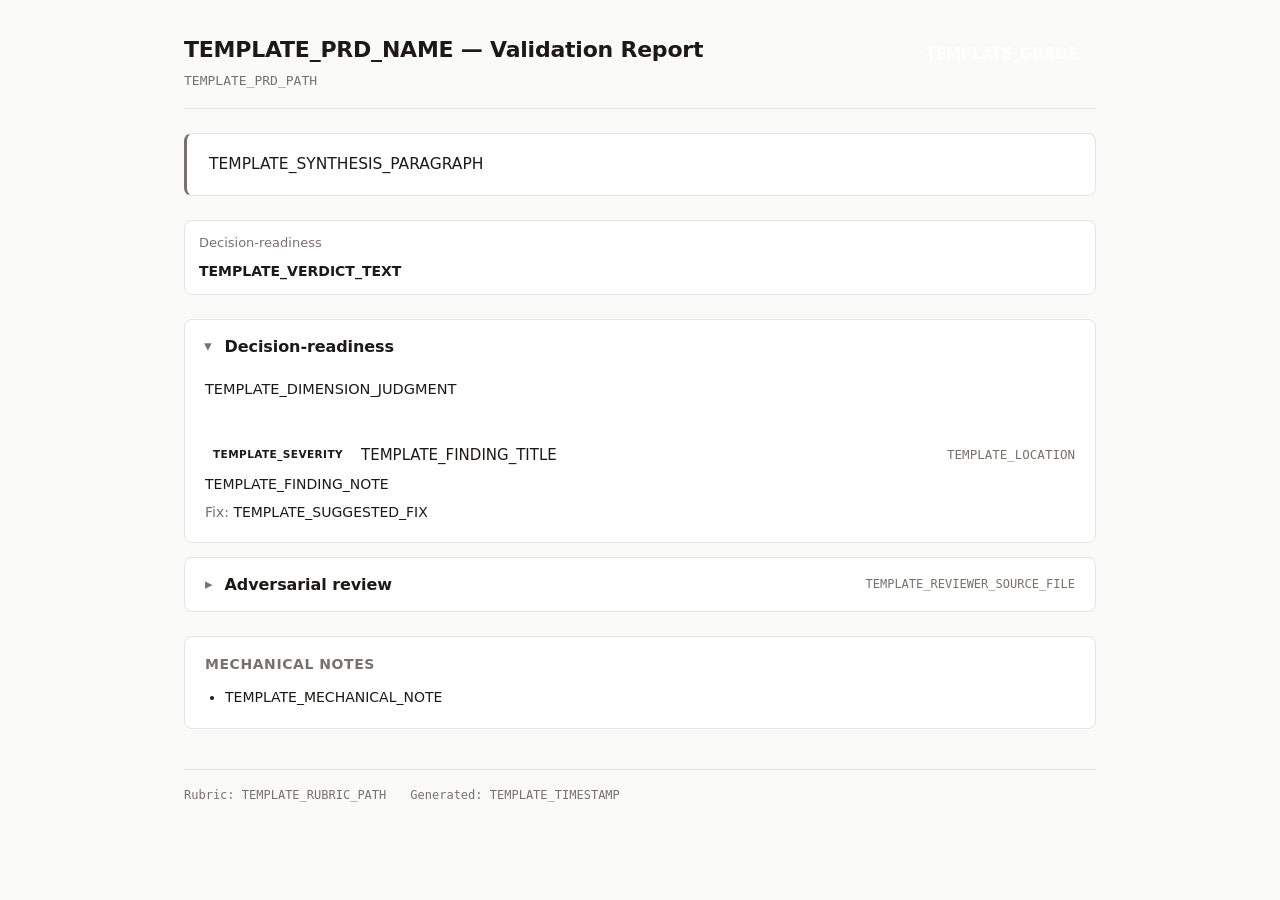
<file: .agents/skills/bmad-prd/assets/validation-report-template.html>
<!DOCTYPE html>
<!--
  PRD Validation Report — skeleton template.

  This file is a starter the synthesis pass fills in directly. There is no
  substitution engine. The LLM:
    1. Reads {doc_workspace}/review-rubric.md and every review-{slug}.md from
       additional reviewers.
    2. Copies this skeleton.
    3. Replaces the placeholder content (everything between TEMPLATE markers)
       with the consolidated review, preserving the structure and CSS.
    4. Writes the result to {doc_workspace}/validation-report.html.
    5. Writes a markdown twin to {doc_workspace}/validation-report.md.

  Visual rules the LLM must preserve:
    - The container width, the color tokens, the typography.
    - One dimension = one collapsible <section class="dimension">.
    - Verdict pill uses the verdict-* class matching its judgment.
    - Severity badge uses the sev-* class matching its level.
    - Each extra reviewer (adversarial, etc.) gets its own collapsible section
      below the rubric dimensions.
    - The footer always shows the artifact paths and timestamp.
-->
<html lang="en">
<head>
<meta charset="utf-8">
<title>PRD Validation: TEMPLATE_PRD_NAME</title>
<style>
  :root {
    --bg: #fafaf9;
    --surface: #ffffff;
    --border: #e7e5e4;
    --text: #1c1917;
    --muted: #78716c;

    --verdict-strong: #16a34a;
    --verdict-adequate: #65a30d;
    --verdict-thin: #d97706;
    --verdict-broken: #dc2626;

    --sev-low: #64748b;
    --sev-medium: #ca8a04;
    --sev-high: #ea580c;
    --sev-critical: #dc2626;

    --grade-exc: #16a34a;
    --grade-good: #65a30d;
    --grade-fair: #d97706;
    --grade-poor: #dc2626;
  }
  * { box-sizing: border-box; }
  html, body { margin: 0; padding: 0; }
  body {
    font-family: -apple-system, BlinkMacSystemFont, "Segoe UI", Inter, system-ui, sans-serif;
    background: var(--bg);
    color: var(--text);
    line-height: 1.6;
    font-size: 15px;
  }
  .container { max-width: 960px; margin: 0 auto; padding: 32px 24px 64px; }

  header.report-header {
    display: flex;
    align-items: flex-start;
    justify-content: space-between;
    gap: 24px;
    padding-bottom: 16px;
    border-bottom: 1px solid var(--border);
    margin-bottom: 24px;
  }
  .title h1 { margin: 0; font-size: 22px; font-weight: 600; letter-spacing: -0.01em; }
  .title .subtitle { color: var(--muted); font-size: 13px; margin-top: 4px; font-family: ui-monospace, "SF Mono", Menlo, monospace; }
  .grade {
    padding: 10px 18px;
    border-radius: 8px;
    font-weight: 600;
    color: white;
    font-size: 15px;
    white-space: nowrap;
  }
  .grade-excellent { background: var(--grade-exc); }
  .grade-good { background: var(--grade-good); }
  .grade-fair { background: var(--grade-fair); }
  .grade-poor { background: var(--grade-poor); }

  .synthesis {
    background: var(--surface);
    border: 1px solid var(--border);
    border-left: 3px solid var(--muted);
    border-radius: 8px;
    padding: 18px 22px;
    margin-bottom: 24px;
    font-size: 15.5px;
  }
  .synthesis p { margin: 0 0 10px; }
  .synthesis p:last-child { margin-bottom: 0; }

  .dimension-summary {
    display: grid;
    grid-template-columns: repeat(auto-fit, minmax(180px, 1fr));
    gap: 10px;
    margin-bottom: 24px;
  }
  .dim-card {
    background: var(--surface);
    border: 1px solid var(--border);
    border-radius: 8px;
    padding: 12px 14px;
  }
  .dim-card .dim-name { font-size: 13px; color: var(--muted); margin-bottom: 6px; }
  .dim-card .dim-verdict { font-size: 14px; font-weight: 600; }

  section.dimension, section.reviewer-section { margin-bottom: 14px; }
  section.dimension details, section.reviewer-section details {
    background: var(--surface);
    border: 1px solid var(--border);
    border-radius: 8px;
    overflow: hidden;
  }
  section summary {
    padding: 14px 20px;
    cursor: pointer;
    user-select: none;
    list-style: none;
    display: flex;
    align-items: center;
    gap: 12px;
  }
  section summary::-webkit-details-marker { display: none; }
  section summary::before {
    content: "▸";
    display: inline-block;
    color: var(--muted);
    transition: transform 0.15s ease;
  }
  section details[open] summary::before { transform: rotate(90deg); }
  section summary h2 {
    display: inline;
    margin: 0;
    font-size: 16px;
    font-weight: 600;
    letter-spacing: -0.005em;
    flex: 1;
  }
  .verdict-pill {
    font-size: 11px;
    padding: 3px 10px;
    border-radius: 999px;
    font-weight: 600;
    text-transform: uppercase;
    letter-spacing: 0.04em;
    color: white;
  }
  .verdict-strong { background: var(--verdict-strong); }
  .verdict-adequate { background: var(--verdict-adequate); }
  .verdict-thin { background: var(--verdict-thin); }
  .verdict-broken { background: var(--verdict-broken); }

  .dim-body { padding: 4px 20px 18px; }
  .dim-judgment { color: var(--text); font-size: 14.5px; }
  .dim-judgment p { margin: 0 0 10px; }

  .findings-list { padding: 0 20px 4px; }
  article.finding {
    padding: 14px 0;
    border-top: 1px solid var(--border);
  }
  article.finding:first-child { border-top: none; }
  article.finding header {
    display: flex;
    align-items: center;
    gap: 10px;
    flex-wrap: wrap;
    margin-bottom: 6px;
  }
  .badge {
    font-size: 10.5px;
    padding: 3px 8px;
    border-radius: 4px;
    font-weight: 600;
    text-transform: uppercase;
    letter-spacing: 0.04em;
    line-height: 1.4;
  }
  .badge-sev-low { background: rgba(100, 116, 139, 0.12); color: var(--sev-low); }
  .badge-sev-medium { background: rgba(202, 138, 4, 0.14); color: var(--sev-medium); }
  .badge-sev-high { background: rgba(234, 88, 12, 0.14); color: var(--sev-high); }
  .badge-sev-critical { background: rgba(220, 38, 38, 0.14); color: var(--sev-critical); }
  .finding-title { margin: 0; font-size: 15px; font-weight: 500; flex: 1; min-width: 200px; }
  .finding-location { font-family: ui-monospace, "SF Mono", Menlo, monospace; font-size: 12.5px; color: var(--muted); }
  .finding-note, .finding-fix { margin-top: 6px; font-size: 14px; }
  .finding-fix strong { color: var(--muted); font-weight: 500; }

  .reviewer-source {
    font-size: 12px;
    color: var(--muted);
    font-family: ui-monospace, "SF Mono", Menlo, monospace;
  }

  .mechanical {
    background: var(--surface);
    border: 1px solid var(--border);
    border-radius: 8px;
    padding: 16px 20px;
    margin-top: 24px;
    font-size: 14px;
  }
  .mechanical h3 { margin: 0 0 10px; font-size: 14px; font-weight: 600; color: var(--muted); text-transform: uppercase; letter-spacing: 0.04em; }
  .mechanical ul { margin: 0; padding-left: 20px; }
  .mechanical li { margin-bottom: 4px; color: var(--text); }

  footer.report-footer {
    margin-top: 40px;
    padding-top: 16px;
    border-top: 1px solid var(--border);
    font-size: 12px;
    color: var(--muted);
    font-family: ui-monospace, "SF Mono", Menlo, monospace;
  }
  footer .meta { display: flex; gap: 24px; flex-wrap: wrap; }
</style>
</head>
<body>
  <div class="container">

    <!-- TEMPLATE: header. Fill prd name, prd path, grade text & class. -->
    <header class="report-header">
      <div class="title">
        <h1>TEMPLATE_PRD_NAME — Validation Report</h1>
        <div class="subtitle">TEMPLATE_PRD_PATH</div>
      </div>
      <div class="grade TEMPLATE_GRADE_CLASS">TEMPLATE_GRADE</div>
    </header>

    <!-- TEMPLATE: overall synthesis paragraphs. Lift directly from
         review-rubric.md "Overall verdict" section; expand if extra reviewers
         materially shift the picture. Wrap each paragraph in <p>. -->
    <div class="synthesis">
      <p>TEMPLATE_SYNTHESIS_PARAGRAPH</p>
    </div>

    <!-- TEMPLATE: dimension summary cards. One per rubric dimension. The
         dim-verdict text uses one of: strong | adequate | thin | broken. -->
    <div class="dimension-summary">
      <div class="dim-card">
        <div class="dim-name">Decision-readiness</div>
        <div class="dim-verdict" style="color: var(--verdict-TEMPLATE_VERDICT)">TEMPLATE_VERDICT_TEXT</div>
      </div>
      <!-- repeat for each of the seven dimensions -->
    </div>

    <!-- TEMPLATE: one section per rubric dimension. Skip a dimension entirely
         if the rubric review marked it n/a for this PRD (e.g. downstream
         usability for a standalone PRD). Open the section by default if
         verdict is thin or broken. -->
    <section class="dimension">
      <details open>
        <summary>
          <h2>Decision-readiness</h2>
          <span class="verdict-pill verdict-TEMPLATE_VERDICT">TEMPLATE_VERDICT_TEXT</span>
        </summary>
        <div class="dim-body">
          <div class="dim-judgment">
            <p>TEMPLATE_DIMENSION_JUDGMENT</p>
          </div>
        </div>
        <div class="findings-list">
          <!-- TEMPLATE: zero or more findings -->
          <article class="finding">
            <header>
              <span class="badge badge-sev-TEMPLATE_SEVERITY">TEMPLATE_SEVERITY</span>
              <h3 class="finding-title">TEMPLATE_FINDING_TITLE</h3>
              <span class="finding-location">TEMPLATE_LOCATION</span>
            </header>
            <div class="finding-note">TEMPLATE_FINDING_NOTE</div>
            <div class="finding-fix"><strong>Fix:</strong> TEMPLATE_SUGGESTED_FIX</div>
          </article>
        </div>
      </details>
    </section>

    <!-- TEMPLATE: one section per extra reviewer that ran (adversarial, etc.).
         Skip this block entirely if only the rubric walker ran. -->
    <section class="reviewer-section">
      <details>
        <summary>
          <h2>Adversarial review</h2>
          <span class="reviewer-source">TEMPLATE_REVIEWER_SOURCE_FILE</span>
        </summary>
        <div class="dim-body">
          <div class="dim-judgment">
            <p>TEMPLATE_REVIEWER_PREAMBLE</p>
          </div>
        </div>
        <div class="findings-list">
          <article class="finding">
            <header>
              <span class="badge badge-sev-TEMPLATE_SEVERITY">TEMPLATE_SEVERITY</span>
              <h3 class="finding-title">TEMPLATE_FINDING_TITLE</h3>
              <span class="finding-location">TEMPLATE_LOCATION</span>
            </header>
            <div class="finding-note">TEMPLATE_FINDING_NOTE</div>
            <div class="finding-fix"><strong>Fix:</strong> TEMPLATE_SUGGESTED_FIX</div>
          </article>
        </div>
      </details>
    </section>

    <!-- TEMPLATE: mechanical notes — short, bulleted. Skip if there are none. -->
    <div class="mechanical">
      <h3>Mechanical notes</h3>
      <ul>
        <li>TEMPLATE_MECHANICAL_NOTE</li>
      </ul>
    </div>

    <footer class="report-footer">
      <div class="meta">
        <span>Rubric: TEMPLATE_RUBRIC_PATH</span>
        <span>Generated: TEMPLATE_TIMESTAMP</span>
      </div>
    </footer>
  </div>
</body>
</html>
</file>
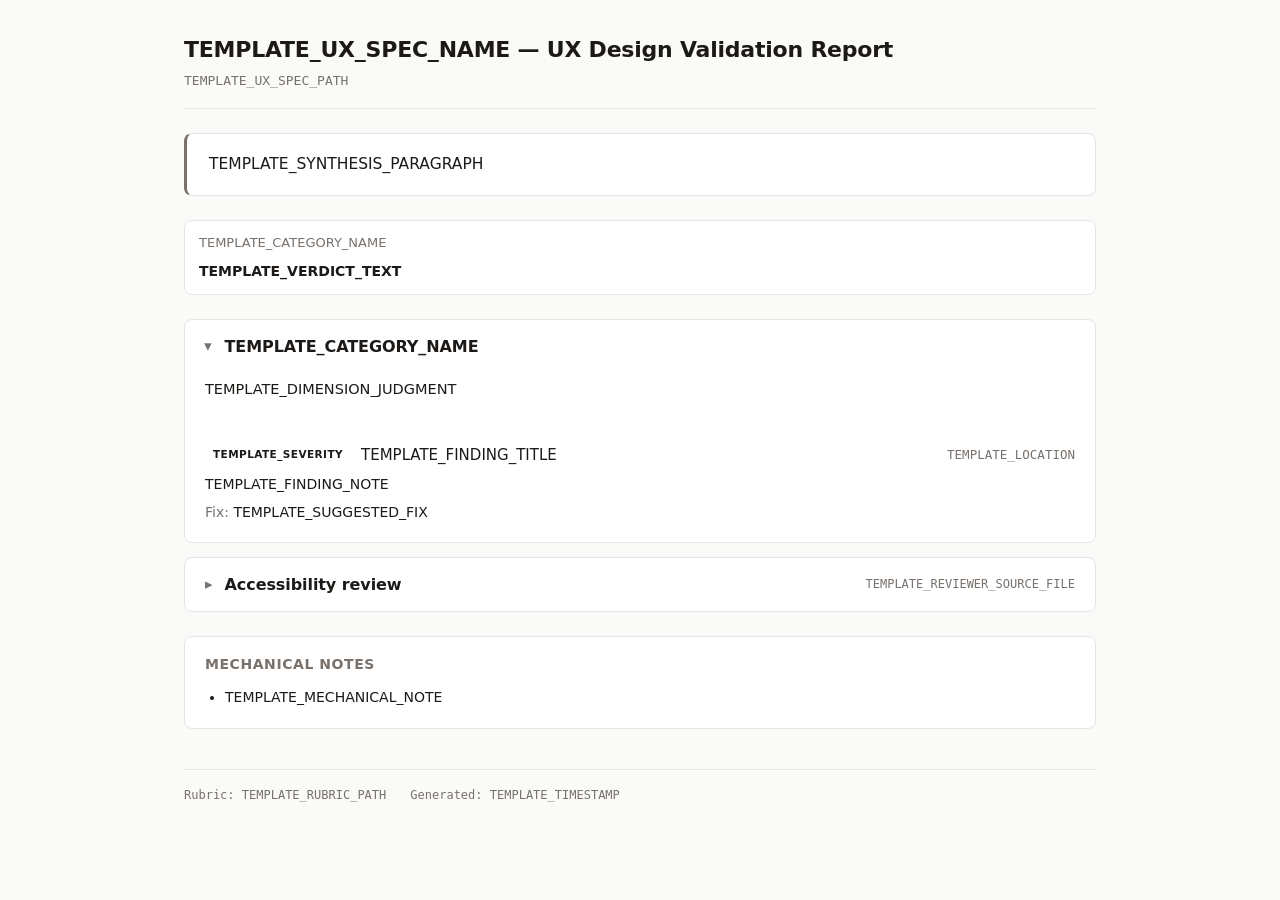
<file: .agents/skills/bmad-ux/assets/validation-report-template.html>
<!DOCTYPE html>
<!--
  UX Design Validation Report — skeleton template.

  This file is a starter the synthesis pass fills in directly. There is no
  substitution engine. The LLM:
    1. Reads {doc_workspace}/review-rubric.md and every review-{slug}.md from
       additional reviewers.
    2. Copies this skeleton.
    3. Replaces the placeholder content (everything between TEMPLATE markers)
       with the consolidated review, preserving the structure and CSS.
    4. Writes the result to {doc_workspace}/validation-report.html.
    5. Writes a markdown twin to {doc_workspace}/validation-report.md.

  Visual rules the LLM must preserve:
    - The container width, the color tokens, the typography.
    - One dimension = one collapsible <section class="dimension">.
    - Verdict pill uses the verdict-* class matching its judgment.
    - Severity badge uses the badge-sev-* class matching its level.
    - Each extra reviewer (accessibility, adversarial, etc.) gets its own
      collapsible section below the rubric dimensions.
    - The footer always shows the artifact paths and timestamp.
-->
<html lang="en">
<head>
<meta charset="utf-8">
<title>UX Design Validation: TEMPLATE_UX_SPEC_NAME</title>
<style>
  :root {
    --bg: #fafaf9;
    --surface: #ffffff;
    --border: #e7e5e4;
    --text: #1c1917;
    --muted: #78716c;

    --verdict-strong: #16a34a;
    --verdict-adequate: #65a30d;
    --verdict-thin: #d97706;
    --verdict-broken: #dc2626;

    --sev-low: #64748b;
    --sev-medium: #ca8a04;
    --sev-high: #ea580c;
    --sev-critical: #dc2626;
  }
  * { box-sizing: border-box; }
  html, body { margin: 0; padding: 0; }
  body {
    font-family: -apple-system, BlinkMacSystemFont, "Segoe UI", Inter, system-ui, sans-serif;
    background: var(--bg);
    color: var(--text);
    line-height: 1.6;
    font-size: 15px;
  }
  .container { max-width: 960px; margin: 0 auto; padding: 32px 24px 64px; }

  header.report-header {
    display: flex;
    align-items: flex-start;
    justify-content: space-between;
    gap: 24px;
    padding-bottom: 16px;
    border-bottom: 1px solid var(--border);
    margin-bottom: 24px;
  }
  .title h1 { margin: 0; font-size: 22px; font-weight: 600; letter-spacing: -0.01em; }
  .title .subtitle { color: var(--muted); font-size: 13px; margin-top: 4px; font-family: ui-monospace, "SF Mono", Menlo, monospace; }

  .synthesis {
    background: var(--surface);
    border: 1px solid var(--border);
    border-left: 3px solid var(--muted);
    border-radius: 8px;
    padding: 18px 22px;
    margin-bottom: 24px;
    font-size: 15.5px;
  }
  .synthesis p { margin: 0 0 10px; }
  .synthesis p:last-child { margin-bottom: 0; }

  .dimension-summary {
    display: grid;
    grid-template-columns: repeat(auto-fit, minmax(180px, 1fr));
    gap: 10px;
    margin-bottom: 24px;
  }
  .dim-card {
    background: var(--surface);
    border: 1px solid var(--border);
    border-radius: 8px;
    padding: 12px 14px;
  }
  .dim-card .dim-name { font-size: 13px; color: var(--muted); margin-bottom: 6px; }
  .dim-card .dim-verdict { font-size: 14px; font-weight: 600; }

  section.dimension, section.reviewer-section { margin-bottom: 14px; }
  section.dimension details, section.reviewer-section details {
    background: var(--surface);
    border: 1px solid var(--border);
    border-radius: 8px;
    overflow: hidden;
  }
  section summary {
    padding: 14px 20px;
    cursor: pointer;
    user-select: none;
    list-style: none;
    display: flex;
    align-items: center;
    gap: 12px;
  }
  section summary::-webkit-details-marker { display: none; }
  section summary::before {
    content: "▸";
    display: inline-block;
    color: var(--muted);
    transition: transform 0.15s ease;
  }
  section details[open] summary::before { transform: rotate(90deg); }
  section summary h2 {
    display: inline;
    margin: 0;
    font-size: 16px;
    font-weight: 600;
    letter-spacing: -0.005em;
    flex: 1;
  }
  .verdict-pill {
    font-size: 11px;
    padding: 3px 10px;
    border-radius: 999px;
    font-weight: 600;
    text-transform: uppercase;
    letter-spacing: 0.04em;
    color: white;
  }
  .verdict-strong { background: var(--verdict-strong); }
  .verdict-adequate { background: var(--verdict-adequate); }
  .verdict-thin { background: var(--verdict-thin); }
  .verdict-broken { background: var(--verdict-broken); }

  .dim-body { padding: 4px 20px 18px; }
  .dim-judgment { color: var(--text); font-size: 14.5px; }
  .dim-judgment p { margin: 0 0 10px; }

  .findings-list { padding: 0 20px 4px; }
  article.finding {
    padding: 14px 0;
    border-top: 1px solid var(--border);
  }
  article.finding:first-child { border-top: none; }
  article.finding header {
    display: flex;
    align-items: center;
    gap: 10px;
    flex-wrap: wrap;
    margin-bottom: 6px;
  }
  .badge {
    font-size: 10.5px;
    padding: 3px 8px;
    border-radius: 4px;
    font-weight: 600;
    text-transform: uppercase;
    letter-spacing: 0.04em;
    line-height: 1.4;
  }
  .badge-sev-low { background: rgba(100, 116, 139, 0.12); color: var(--sev-low); }
  .badge-sev-medium { background: rgba(202, 138, 4, 0.14); color: var(--sev-medium); }
  .badge-sev-high { background: rgba(234, 88, 12, 0.14); color: var(--sev-high); }
  .badge-sev-critical { background: rgba(220, 38, 38, 0.14); color: var(--sev-critical); }
  .finding-title { margin: 0; font-size: 15px; font-weight: 500; flex: 1; min-width: 200px; }
  .finding-location { font-family: ui-monospace, "SF Mono", Menlo, monospace; font-size: 12.5px; color: var(--muted); }
  .finding-note, .finding-fix { margin-top: 6px; font-size: 14px; }
  .finding-fix strong { color: var(--muted); font-weight: 500; }

  .reviewer-source {
    font-size: 12px;
    color: var(--muted);
    font-family: ui-monospace, "SF Mono", Menlo, monospace;
  }

  .mechanical {
    background: var(--surface);
    border: 1px solid var(--border);
    border-radius: 8px;
    padding: 16px 20px;
    margin-top: 24px;
    font-size: 14px;
  }
  .mechanical h3 { margin: 0 0 10px; font-size: 14px; font-weight: 600; color: var(--muted); text-transform: uppercase; letter-spacing: 0.04em; }
  .mechanical ul { margin: 0; padding-left: 20px; }
  .mechanical li { margin-bottom: 4px; color: var(--text); }

  footer.report-footer {
    margin-top: 40px;
    padding-top: 16px;
    border-top: 1px solid var(--border);
    font-size: 12px;
    color: var(--muted);
    font-family: ui-monospace, "SF Mono", Menlo, monospace;
  }
  footer .meta { display: flex; gap: 24px; flex-wrap: wrap; }
</style>
</head>
<body>
  <div class="container">

    <!-- TEMPLATE: header. Fill ux spec name and ux spec path. No overall grade —
         per-category verdicts and severity counts below carry the picture. -->
    <header class="report-header">
      <div class="title">
        <h1>TEMPLATE_UX_SPEC_NAME — UX Design Validation Report</h1>
        <div class="subtitle">TEMPLATE_UX_SPEC_PATH</div>
      </div>
    </header>

    <!-- TEMPLATE: overall synthesis paragraphs. Lift directly from
         review-rubric.md "Overall verdict" section; expand if extra reviewers
         (accessibility, adversarial, etc.) materially shift the picture.
         Wrap each paragraph in <p>. -->
    <div class="synthesis">
      <p>TEMPLATE_SYNTHESIS_PARAGRAPH</p>
    </div>

    <!-- TEMPLATE: dimension summary cards. One per rubric category, in this
         canonical order (from references/validate.md):
           1. Flow coverage
           2. Token completeness
           3. Component coverage
           4. State coverage
           5. Visual reference coverage
           6. Bloat & overspecification
           7. Inheritance discipline
           8. Shape fit
         The dim-verdict text uses one of: strong | adequate | thin | broken. -->
    <div class="dimension-summary">
      <div class="dim-card">
        <div class="dim-name">TEMPLATE_CATEGORY_NAME</div>
        <div class="dim-verdict" style="color: var(--verdict-TEMPLATE_VERDICT)">TEMPLATE_VERDICT_TEXT</div>
      </div>
      <!-- repeat for each of the eight rubric categories -->
    </div>

    <!-- TEMPLATE: one section per rubric category, same canonical order as the
         summary cards above. Skip a category entirely if the rubric review
         marked it n/a for this UX spec. Open the section by default if verdict
         is thin or broken. -->
    <section class="dimension">
      <details open>
        <summary>
          <h2>TEMPLATE_CATEGORY_NAME</h2>
          <span class="verdict-pill verdict-TEMPLATE_VERDICT">TEMPLATE_VERDICT_TEXT</span>
        </summary>
        <div class="dim-body">
          <div class="dim-judgment">
            <p>TEMPLATE_DIMENSION_JUDGMENT</p>
          </div>
        </div>
        <div class="findings-list">
          <!-- TEMPLATE: zero or more findings -->
          <article class="finding">
            <header>
              <span class="badge badge-sev-TEMPLATE_SEVERITY">TEMPLATE_SEVERITY</span>
              <h3 class="finding-title">TEMPLATE_FINDING_TITLE</h3>
              <span class="finding-location">TEMPLATE_LOCATION</span>
            </header>
            <div class="finding-note">TEMPLATE_FINDING_NOTE</div>
            <div class="finding-fix"><strong>Fix:</strong> TEMPLATE_SUGGESTED_FIX</div>
          </article>
        </div>
      </details>
    </section>

    <!-- TEMPLATE: one section per extra reviewer that ran (accessibility,
         adversarial, brand-conformance, etc.). Skip this block entirely if
         only the rubric walker ran. -->
    <section class="reviewer-section">
      <details>
        <summary>
          <h2>Accessibility review</h2>
          <span class="reviewer-source">TEMPLATE_REVIEWER_SOURCE_FILE</span>
        </summary>
        <div class="dim-body">
          <div class="dim-judgment">
            <p>TEMPLATE_REVIEWER_PREAMBLE</p>
          </div>
        </div>
        <div class="findings-list">
          <article class="finding">
            <header>
              <span class="badge badge-sev-TEMPLATE_SEVERITY">TEMPLATE_SEVERITY</span>
              <h3 class="finding-title">TEMPLATE_FINDING_TITLE</h3>
              <span class="finding-location">TEMPLATE_LOCATION</span>
            </header>
            <div class="finding-note">TEMPLATE_FINDING_NOTE</div>
            <div class="finding-fix"><strong>Fix:</strong> TEMPLATE_SUGGESTED_FIX</div>
          </article>
        </div>
      </details>
    </section>

    <!-- TEMPLATE: mechanical notes — short, bulleted. Skip if there are none. -->
    <div class="mechanical">
      <h3>Mechanical notes</h3>
      <ul>
        <li>TEMPLATE_MECHANICAL_NOTE</li>
      </ul>
    </div>

    <footer class="report-footer">
      <div class="meta">
        <span>Rubric: TEMPLATE_RUBRIC_PATH</span>
        <span>Generated: TEMPLATE_TIMESTAMP</span>
      </div>
    </footer>
  </div>
</body>
</html>
</file>
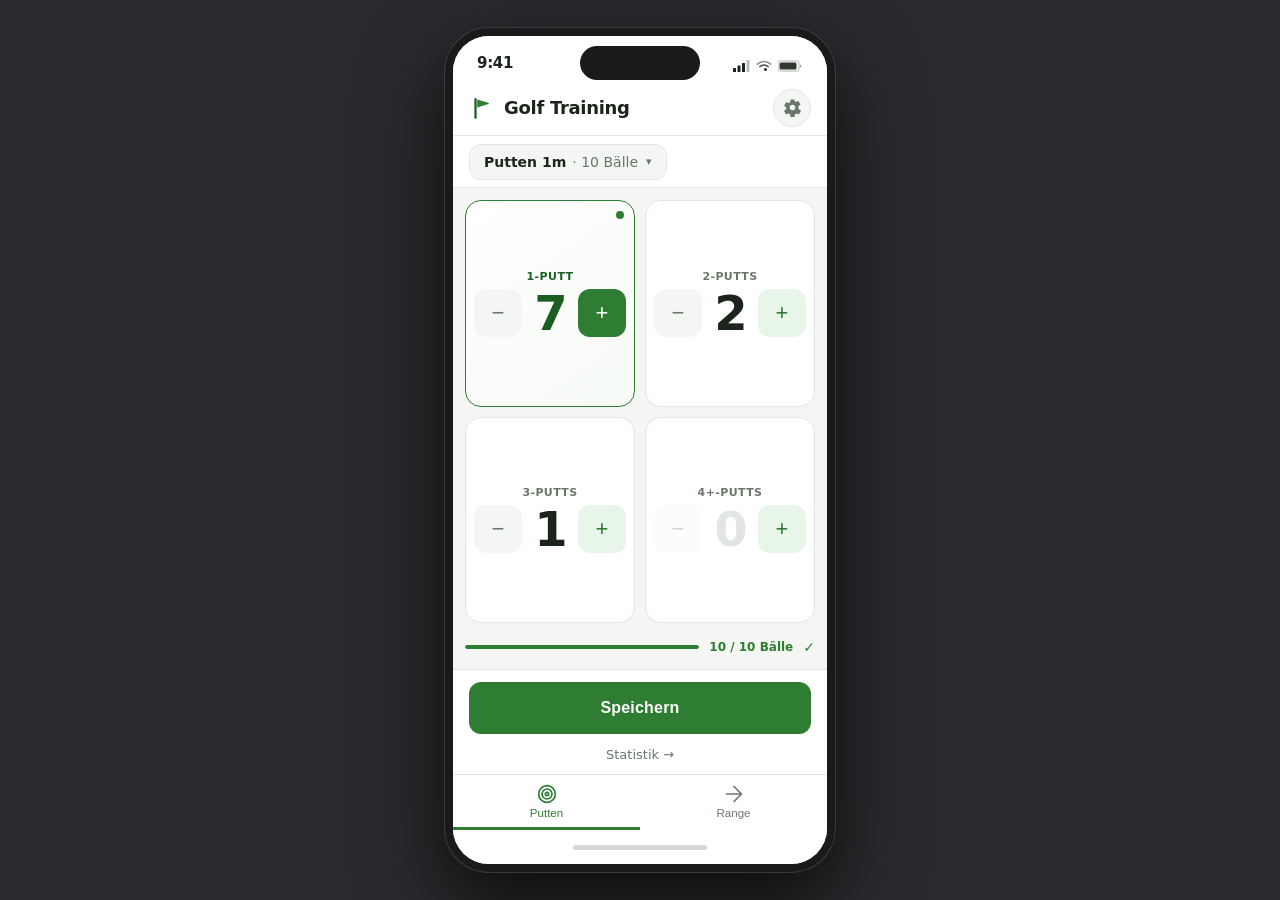
<file: _bmad-output/planning-artifacts/ux-designs/ux-worktracker-golf-training-2026-06-18/.working/mock-putten-aufnahme.html>
<!DOCTYPE html>
<html lang="de">
<head>
  <meta charset="UTF-8">
  <meta name="viewport" content="width=390, initial-scale=1.0">
  <title>Golf Training – Putten Aufnahme</title>
  <style>
    /* ── Reset & base ───────────────────────────────────────── */
    *, *::before, *::after { box-sizing: border-box; margin: 0; padding: 0; }

    :root {
      --primary:        #2e7d32;
      --primary-dark:   #1b5e20;
      --primary-light:  #e8f5e9;
      --surface:        #f4f6f4;
      --card:           #ffffff;
      --divider:        #e2e6e2;
      --text-primary:   #1c241c;
      --text-muted:     #6b766b;
      --error:          #c62828;
      --r-sm:           6px;
      --r-md:           12px;
      --r-lg:           16px;
      --r-pill:         999px;
      --touch-min:      48px;
    }

    html, body {
      min-height: 100vh;
      background: #2a2a2e;
      display: flex;
      align-items: center;
      justify-content: center;
      font-family: system-ui, -apple-system, sans-serif;
      -webkit-font-smoothing: antialiased;
    }
    .phone-frame {
      width: 390px;
      height: 844px;
      border-radius: 44px;
      border: 8px solid #1a1a1c;
      box-shadow:
        0 0 0 1px #3a3a3e,
        0 32px 80px rgba(0,0,0,0.7),
        inset 0 0 0 1px #4a4a4e;
      position: relative;
      overflow: hidden;
      background: var(--surface);
    }
    /* Dynamic Island */
    .phone-frame::before {
      content: '';
      position: absolute;
      top: 10px;
      left: 50%;
      transform: translateX(-50%);
      width: 120px;
      height: 34px;
      background: #1a1a1c;
      border-radius: 999px;
      z-index: 100;
    }
    .phone {
      width: 100%;
      height: 100%;
      display: flex;
      flex-direction: column;
      background: var(--surface);
      overflow: hidden;
    }

    /* ── iOS status bar simulation ──────────────────────────── */
    .status-bar {
      height: 44px;
      background: var(--card);
      display: flex;
      align-items: flex-end;
      justify-content: space-between;
      padding: 0 24px 8px;
      flex-shrink: 0;
    }
    .status-bar__time {
      font-size: 15px;
      font-weight: 600;
      letter-spacing: -0.3px;
      color: var(--text-primary);
    }
    .status-bar__icons {
      display: flex;
      align-items: center;
      gap: 6px;
    }
    .status-bar__icons svg {
      fill: var(--text-primary);
    }

    /* ── App header ─────────────────────────────────────────── */
    .app-header {
      height: 56px;
      background: var(--card);
      border-bottom: 1px solid var(--divider);
      display: flex;
      align-items: center;
      justify-content: space-between;
      padding: 0 16px;
      flex-shrink: 0;
    }

    .brand {
      display: flex;
      align-items: center;
      gap: 9px;
    }
    .brand__logo {
      width: 26px;
      height: 26px;
      flex-shrink: 0;
    }
    .brand__title {
      font-size: 18px;
      font-weight: 700;
      color: var(--text-primary);
      letter-spacing: -0.3px;
    }

    .settings-btn {
      width: 38px;
      height: 38px;
      border-radius: 50%;
      background: var(--surface);
      border: 1px solid var(--divider);
      color: var(--text-muted);
      display: flex;
      align-items: center;
      justify-content: center;
      cursor: pointer;
      padding: 0;
      outline: none;
      flex-shrink: 0;
    }
    .settings-btn svg {
      width: 19px;
      height: 19px;
      fill: var(--text-muted);
    }

    /* ── Picker strip ───────────────────────────────────────── */
    .picker-strip {
      height: 52px;
      background: var(--card);
      border-bottom: 1px solid var(--divider);
      display: flex;
      align-items: center;
      padding: 0 16px;
      flex-shrink: 0;
    }

    .exercise-chip {
      display: inline-flex;
      align-items: center;
      gap: 6px;
      background: var(--surface);
      border: 1.5px solid var(--divider);
      border-radius: var(--r-md);
      padding: 0 14px;
      height: 36px;
      font-size: 14px;
      font-weight: 600;
      color: var(--text-primary);
      cursor: pointer;
    }
    .exercise-chip__label {
      color: var(--text-muted);
      font-weight: 400;
    }
    .exercise-chip__caret {
      font-size: 11px;
      color: var(--text-muted);
      margin-left: 2px;
    }

    /* ── Recording area ─────────────────────────────────────── */
    .recording-area {
      flex: 1;
      display: flex;
      flex-direction: column;
      padding: 12px 12px 8px;
      gap: 10px;
      min-height: 0;
    }

    .counter-grid {
      display: grid;
      grid-template-columns: 1fr 1fr;
      grid-template-rows: 1fr 1fr;
      gap: 10px;
      flex: 1;
      min-height: 0;
    }

    /* ── Counter cell ───────────────────────────────────────── */
    .counter-cell {
      background: var(--card);
      border-radius: var(--r-lg);
      border: 1.5px solid var(--divider);
      display: flex;
      flex-direction: column;
      align-items: center;
      justify-content: center;
      padding: 12px 8px;
      position: relative;
      min-height: 120px;
      transition: border-color 0.15s;
    }

    .counter-cell--active {
      border-color: var(--primary);
      background: linear-gradient(145deg, #ffffff 0%, #f6faf6 100%);
    }

    .counter-cell__label {
      font-size: 11px;
      font-weight: 600;
      color: var(--text-muted);
      letter-spacing: 0.4px;
      text-transform: uppercase;
      margin-bottom: 6px;
    }

    .counter-cell--active .counter-cell__label {
      color: var(--primary-dark);
    }

    .counter-cell__controls {
      display: flex;
      align-items: center;
      justify-content: center;
      gap: 0;
      width: 100%;
    }

    .counter-btn {
      width: 48px;
      height: 48px;
      border-radius: var(--r-md);
      border: none;
      background: var(--surface);
      color: var(--text-primary);
      font-size: 22px;
      font-weight: 300;
      cursor: pointer;
      display: flex;
      align-items: center;
      justify-content: center;
      flex-shrink: 0;
      transition: background 0.1s, transform 0.08s;
      -webkit-tap-highlight-color: transparent;
    }

    .counter-btn:active {
      background: var(--divider);
      transform: scale(0.94);
    }

    .counter-btn--minus {
      color: var(--text-muted);
    }

    .counter-btn--plus {
      color: var(--primary);
      background: var(--primary-light);
    }

    .counter-btn--plus:active {
      background: #c8e6c9;
    }

    .counter-cell--active .counter-btn--plus {
      background: var(--primary);
      color: #fff;
    }

    .counter-cell--active .counter-btn--plus:active {
      background: var(--primary-dark);
    }

    .counter-cell__value {
      font-size: 3rem;
      font-weight: 700;
      line-height: 1;
      color: var(--text-primary);
      min-width: 56px;
      text-align: center;
      letter-spacing: -2px;
    }

    .counter-cell--active .counter-cell__value {
      color: var(--primary-dark);
    }

    .counter-cell--zero .counter-cell__value {
      color: var(--divider);
    }

    /* Dot indicator at top-right of cell */
    .counter-cell__dot {
      position: absolute;
      top: 10px;
      right: 10px;
      width: 8px;
      height: 8px;
      border-radius: 50%;
      background: var(--primary);
      opacity: 0;
    }
    .counter-cell--active .counter-cell__dot {
      opacity: 1;
    }

    /* ── Progress indicator ─────────────────────────────────── */
    .progress-row {
      display: flex;
      align-items: center;
      justify-content: center;
      gap: 10px;
      height: 28px;
      flex-shrink: 0;
    }

    .progress-bar-wrap {
      flex: 1;
      height: 4px;
      background: var(--divider);
      border-radius: var(--r-pill);
      overflow: hidden;
    }

    .progress-bar-fill {
      height: 100%;
      width: 100%;
      background: var(--primary);
      border-radius: var(--r-pill);
      transition: width 0.3s ease;
    }

    .progress-label {
      font-size: 12px;
      font-weight: 600;
      color: var(--text-muted);
      white-space: nowrap;
    }

    .progress-label--complete {
      color: var(--primary);
    }

    .progress-checkmark {
      font-size: 14px;
      color: var(--primary);
    }

    /* ── Footer action bar ──────────────────────────────────── */
    .footer-bar {
      background: var(--card);
      border-top: 1px solid var(--divider);
      padding: 12px 16px 0;
      flex-shrink: 0;
    }

    .btn-save {
      display: flex;
      align-items: center;
      justify-content: center;
      width: 100%;
      height: 52px;
      background: var(--primary);
      color: #fff;
      font-size: 16px;
      font-weight: 700;
      border: none;
      border-radius: var(--r-md);
      cursor: pointer;
      letter-spacing: 0.2px;
      transition: background 0.15s, transform 0.08s;
      -webkit-tap-highlight-color: transparent;
    }

    .btn-save:active {
      background: var(--primary-dark);
      transform: scale(0.985);
    }

    .footer-stat-link {
      display: flex;
      align-items: center;
      justify-content: center;
      height: 40px;
      font-size: 13px;
      color: var(--text-muted);
      text-decoration: none;
      gap: 4px;
      cursor: pointer;
    }

    .footer-stat-link:hover {
      color: var(--primary);
    }

    /* ── Bottom tab bar ─────────────────────────────────────── */
    .tab-bar {
      display: flex;
      flex-shrink: 0;
      background: var(--card);
      border-top: 1px solid var(--divider);
      height: 56px;
    }
    .tab-item {
      flex: 1;
      display: flex;
      flex-direction: column;
      align-items: center;
      justify-content: center;
      gap: 3px;
      background: transparent;
      border: none;
      border-bottom: 3px solid transparent;
      color: var(--text-muted);
      font-size: 0.72rem;
      font-weight: 500;
      cursor: pointer;
      padding: 0;
    }
    .tab-item--active {
      color: var(--primary);
      border-bottom-color: var(--primary);
    }
    .tab-item svg {
      stroke: currentColor;
    }

    /* ── iOS home indicator ─────────────────────────────────── */
    .home-indicator {
      height: 34px;
      background: var(--card);
      display: flex;
      align-items: center;
      justify-content: center;
      flex-shrink: 0;
    }

    .home-indicator__bar {
      width: 134px;
      height: 5px;
      background: var(--text-primary);
      border-radius: var(--r-pill);
      opacity: 0.18;
    }
  </style>
</head>
<body>
<div class="phone-frame">
<div class="phone">

  <!-- iOS Status Bar -->
  <div class="status-bar">
    <span class="status-bar__time">9:41</span>
    <div class="status-bar__icons">
      <!-- Signal bars -->
      <svg width="17" height="12" viewBox="0 0 17 12">
        <rect x="0"  y="8"  width="3" height="4" rx="0.5" opacity="1"/>
        <rect x="4.5" y="5.5" width="3" height="6.5" rx="0.5" opacity="1"/>
        <rect x="9"  y="3"  width="3" height="9" rx="0.5" opacity="1"/>
        <rect x="13.5" y="0" width="3" height="12" rx="0.5" opacity="0.3"/>
      </svg>
      <!-- WiFi -->
      <svg width="16" height="12" viewBox="0 0 16 12">
        <path d="M8 9.5 a1.5 1.5 0 1 1 0 .001Z" fill-rule="evenodd"/>
        <path d="M3.8 6.8 a6 6 0 0 1 8.4 0" stroke="#1c241c" stroke-width="1.5" stroke-linecap="round" fill="none" opacity="0.8"/>
        <path d="M1.2 4.2 a9.6 9.6 0 0 1 13.6 0" stroke="#1c241c" stroke-width="1.5" stroke-linecap="round" fill="none" opacity="0.5"/>
      </svg>
      <!-- Battery -->
      <svg width="25" height="12" viewBox="0 0 25 12">
        <rect x="0" y="1" width="21" height="10" rx="2.5" stroke="#1c241c" stroke-width="1" fill="none" opacity="0.35"/>
        <rect x="1.5" y="2.5" width="17" height="7" rx="1.5" fill="#1c241c" opacity="0.9"/>
        <path d="M22 4.5 v3 a1.5 1.5 0 0 0 0-3Z" fill="#1c241c" opacity="0.4"/>
      </svg>
    </div>
  </div>

  <!-- App Header -->
  <div class="app-header">
    <div class="brand">
      <svg class="brand__logo" viewBox="0 0 24 24" aria-hidden="true">
        <path d="M6 2.75a1.05 1.05 0 0 1 1.05 1.05V21a1.05 1.05 0 0 1-2.1 0V3.8A1.05 1.05 0 0 1 6 2.75Z" fill="#1b5e20"/>
        <path d="M7.6 4.1l10.2 2.94a.7.7 0 0 1 .02 1.34L7.6 11.6V4.1Z" fill="#2e7d32"/>
      </svg>
      <span class="brand__title">Golf Training</span>
    </div>

    <button class="settings-btn" aria-label="Einstellungen">
      <svg viewBox="0 0 24 24" xmlns="http://www.w3.org/2000/svg">
        <path d="M12 15.5A3.5 3.5 0 0 1 8.5 12 3.5 3.5 0 0 1 12 8.5a3.5 3.5 0 0 1 3.5 3.5 3.5 3.5 0 0 1-3.5 3.5m7.43-2.92c.04-.34.07-.69.07-1.08 0-.39-.03-.74-.07-1.08l2.32-1.82c.21-.16.27-.46.13-.7l-2.2-3.81c-.13-.25-.42-.33-.67-.25l-2.74 1.1c-.57-.44-1.18-.81-1.86-1.08l-.42-2.92C14.5 2.18 14.25 2 14 2h-4c-.25 0-.5.18-.54.42l-.42 2.92c-.68.27-1.29.64-1.86 1.08L4.44 5.32c-.25-.08-.54 0-.67.25L1.57 9.38c-.14.24-.08.54.13.7l2.32 1.82C4.03 12.26 4 12.61 4 13c0 .39.03.74.07 1.08L1.7 15.9c-.21.16-.27.46-.13.7l2.2 3.81c.13.25.42.33.67.25l2.74-1.1c.57.44 1.18.81 1.86 1.08l.42 2.92c.04.24.29.42.54.42h4c.25 0 .5-.18.54-.42l.42-2.92c.68-.27 1.29-.64 1.86-1.08l2.74 1.1c.25.08.54 0 .67-.25l2.2-3.81c.14-.24.08-.54-.13-.7l-2.32-1.82z"/>
      </svg>
    </button>
  </div>

  <!-- Picker Strip -->
  <div class="picker-strip">
    <div class="exercise-chip" role="button" aria-label="Übung wechseln">
      <span>Putten 1m</span>
      <span class="exercise-chip__label">·&nbsp;10 Bälle</span>
      <span class="exercise-chip__caret">▾</span>
    </div>
  </div>

  <!-- Recording Area -->
  <div class="recording-area">

    <div class="counter-grid">

      <!-- 1-Putt: 7 (active — dominant result) -->
      <div class="counter-cell counter-cell--active" role="group" aria-label="1-Putt: 7">
        <div class="counter-cell__dot"></div>
        <span class="counter-cell__label">1-Putt</span>
        <div class="counter-cell__controls">
          <button class="counter-btn counter-btn--minus" aria-label="Weniger">−</button>
          <span class="counter-cell__value">7</span>
          <button class="counter-btn counter-btn--plus" aria-label="Mehr">+</button>
        </div>
      </div>

      <!-- 2-Putts: 2 -->
      <div class="counter-cell" role="group" aria-label="2-Putts: 2">
        <div class="counter-cell__dot"></div>
        <span class="counter-cell__label">2-Putts</span>
        <div class="counter-cell__controls">
          <button class="counter-btn counter-btn--minus" aria-label="Weniger">−</button>
          <span class="counter-cell__value">2</span>
          <button class="counter-btn counter-btn--plus" aria-label="Mehr">+</button>
        </div>
      </div>

      <!-- 3-Putts: 1 -->
      <div class="counter-cell" role="group" aria-label="3-Putts: 1">
        <div class="counter-cell__dot"></div>
        <span class="counter-cell__label">3-Putts</span>
        <div class="counter-cell__controls">
          <button class="counter-btn counter-btn--minus" aria-label="Weniger">−</button>
          <span class="counter-cell__value">1</span>
          <button class="counter-btn counter-btn--plus" aria-label="Mehr">+</button>
        </div>
      </div>

      <!-- 4+-Putts: 0 -->
      <div class="counter-cell counter-cell--zero" role="group" aria-label="4+-Putts: 0">
        <div class="counter-cell__dot"></div>
        <span class="counter-cell__label">4+-Putts</span>
        <div class="counter-cell__controls">
          <button class="counter-btn counter-btn--minus" aria-label="Weniger" disabled style="opacity:0.3;cursor:default">−</button>
          <span class="counter-cell__value">0</span>
          <button class="counter-btn counter-btn--plus" aria-label="Mehr">+</button>
        </div>
      </div>

    </div><!-- /counter-grid -->

    <!-- Progress indicator -->
    <div class="progress-row">
      <div class="progress-bar-wrap">
        <div class="progress-bar-fill" style="width:100%"></div>
      </div>
      <span class="progress-label progress-label--complete">10 / 10 Bälle</span>
      <span class="progress-checkmark">✓</span>
    </div>

  </div><!-- /recording-area -->

  <!-- Footer Action Bar -->
  <div class="footer-bar">
    <button class="btn-save">Speichern</button>
    <a class="footer-stat-link" href="#" aria-label="Zur Statistik">
      Statistik
      <span>→</span>
    </a>
  </div>

  <!-- Bottom Tab Bar -->
  <nav class="tab-bar">
    <button class="tab-item tab-item--active">
      <svg width="20" height="20" viewBox="0 0 24 24" fill="none" stroke="currentColor" stroke-width="2" stroke-linecap="round" stroke-linejoin="round"><circle cx="12" cy="12" r="10"/><circle cx="12" cy="12" r="6"/><circle cx="12" cy="12" r="2"/></svg>
      <span>Putten</span>
    </button>
    <button class="tab-item">
      <svg width="20" height="20" viewBox="0 0 24 24" fill="none" stroke="currentColor" stroke-width="2" stroke-linecap="round" stroke-linejoin="round"><path d="M3 12h18M12 3l9 9-9 9"/></svg>
      <span>Range</span>
    </button>
  </nav>

  <!-- iOS Home Indicator -->
  <div class="home-indicator">
    <div class="home-indicator__bar"></div>
  </div>

</div><!-- /phone -->
</div><!-- /phone-frame -->
</body>
</html>
</file>
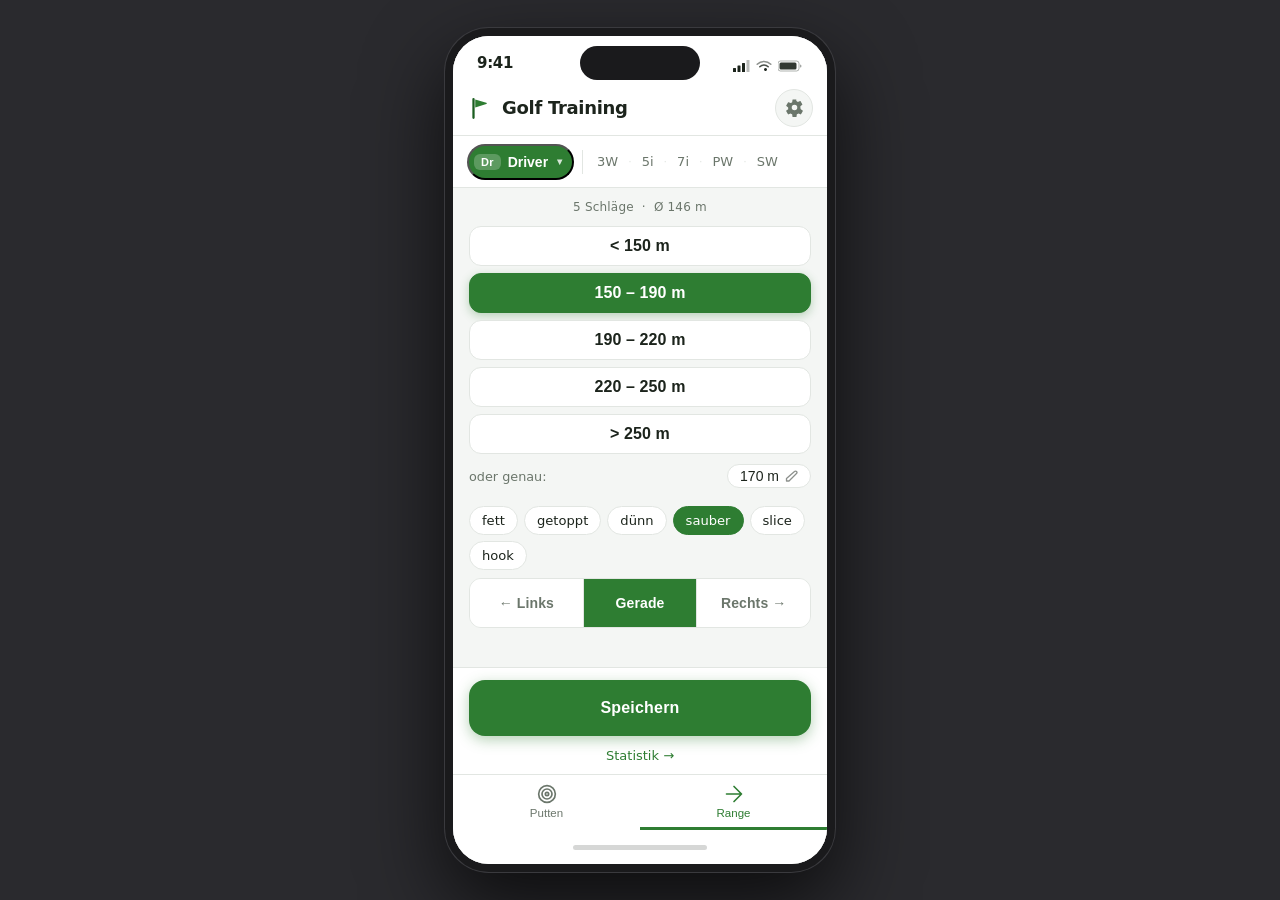
<file: _bmad-output/planning-artifacts/ux-designs/ux-worktracker-golf-training-2026-06-18/.working/mock-range-aufnahme.html>
<!DOCTYPE html>
<html lang="de">
<head>
  <meta charset="UTF-8">
  <meta name="viewport" content="width=390, initial-scale=1.0">
  <title>Golf Training – Range Aufnahme</title>
  <style>
    /* ── Reset & base ───────────────────────────────────────── */
    *, *::before, *::after { box-sizing: border-box; margin: 0; padding: 0; }

    :root {
      --primary:        #2e7d32;
      --primary-dark:   #1b5e20;
      --primary-light:  #e8f5e9;
      --surface:        #f4f6f4;
      --card:           #ffffff;
      --divider:        #e2e6e2;
      --text-primary:   #1c241c;
      --text-muted:     #6b766b;
      --r-sm:           6px;
      --r-md:           12px;
      --r-lg:           16px;
      --r-pill:         999px;
      --touch-min:      48px;
    }

    /* ── Outer presentation page ────────────────────────────── */
    html, body {
      min-height: 100vh;
      background: #2a2a2e;
      display: flex;
      align-items: center;
      justify-content: center;
      font-family: system-ui, -apple-system, sans-serif;
      -webkit-font-smoothing: antialiased;
    }

    /* ── Phone frame ────────────────────────────────────────── */
    .phone-frame {
      width: 390px;
      height: 844px;
      border-radius: 44px;
      border: 8px solid #1a1a1c;
      box-shadow:
        0 0 0 1px #3a3a3e,
        0 32px 80px rgba(0,0,0,0.7),
        inset 0 0 0 1px #4a4a4e;
      position: relative;
      overflow: hidden;
      background: var(--surface);
    }

    /* Dynamic Island */
    .phone-frame::before {
      content: '';
      position: absolute;
      top: 10px;
      left: 50%;
      transform: translateX(-50%);
      width: 120px;
      height: 34px;
      background: #1a1a1c;
      border-radius: var(--r-pill);
      z-index: 100;
    }

    /* ── Inner phone shell ──────────────────────────────────── */
    .phone {
      width: 100%;
      height: 100%;
      display: flex;
      flex-direction: column;
      background: var(--surface);
      overflow: hidden;
    }

    /* ── iOS status bar ─────────────────────────────────────── */
    .status-bar {
      height: 44px;
      background: var(--card);
      display: flex;
      align-items: flex-end;
      justify-content: space-between;
      padding: 0 24px 8px;
      flex-shrink: 0;
    }
    .status-bar__time {
      font-size: 15px;
      font-weight: 600;
      letter-spacing: -0.3px;
      color: var(--text-primary);
    }
    .status-bar__icons {
      display: flex;
      align-items: center;
      gap: 6px;
    }
    .status-bar__icons svg {
      fill: var(--text-primary);
    }

    /* ── App header ─────────────────────────────────────────── */
    .app-header {
      height: 56px;
      background: var(--card);
      border-bottom: 1px solid var(--divider);
      display: flex;
      align-items: center;
      justify-content: space-between;
      padding: 0 14px;
      flex-shrink: 0;
    }

    .brand {
      display: flex;
      align-items: center;
      gap: 9px;
    }
    .brand__logo {
      width: 26px;
      height: 26px;
      flex-shrink: 0;
    }
    .brand__title {
      font-size: 18px;
      font-weight: 700;
      color: var(--text-primary);
      letter-spacing: -0.3px;
    }

    .settings-btn {
      width: 38px;
      height: 38px;
      border-radius: 50%;
      background: var(--surface);
      border: 1px solid var(--divider);
      color: var(--text-muted);
      display: flex;
      align-items: center;
      justify-content: center;
      cursor: pointer;
      padding: 0;
      outline: none;
      flex-shrink: 0;
    }
    .settings-btn svg {
      width: 19px;
      height: 19px;
      fill: var(--text-muted);
    }

    /* ── Club picker strip ──────────────────────────────────── */
    .club-strip {
      height: 52px;
      background: var(--card);
      border-bottom: 1px solid var(--divider);
      display: flex;
      align-items: center;
      padding: 0 14px;
      gap: 8px;
      flex-shrink: 0;
      overflow: hidden;
    }

    .club-chip--selected {
      display: inline-flex;
      align-items: center;
      gap: 7px;
      background: var(--primary);
      color: #fff;
      font-size: 14px;
      font-weight: 600;
      padding: 0 10px 0 5px;
      height: 36px;
      border-radius: var(--r-pill);
      cursor: pointer;
      flex-shrink: 0;
    }
    .club-badge {
      background: rgba(255,255,255,0.22);
      color: #fff;
      font-size: 11px;
      font-weight: 700;
      padding: 2px 7px;
      border-radius: var(--r-sm);
      letter-spacing: 0.2px;
    }
    .club-chip--selected .caret {
      font-size: 10px;
      opacity: 0.8;
      margin-left: 2px;
    }

    .club-divider {
      width: 1px;
      height: 24px;
      background: var(--divider);
      flex-shrink: 0;
    }

    .club-secondary {
      display: flex;
      align-items: center;
      gap: 4px;
      overflow: hidden;
    }
    .club-secondary__item {
      font-size: 13px;
      font-weight: 500;
      color: var(--text-muted);
      white-space: nowrap;
      padding: 0 6px;
      height: 32px;
      display: flex;
      align-items: center;
    }
    .club-secondary__dot {
      font-size: 11px;
      color: var(--divider);
    }

    /* ── Recording area ─────────────────────────────────────── */
    .recording-area {
      flex: 1;
      display: flex;
      flex-direction: column;
      padding: 12px 16px 10px;
      gap: 0;
      min-height: 0;
      background: var(--surface);
    }

    /* Session summary line */
    .session-summary {
      text-align: center;
      font-size: 12px;
      font-weight: 500;
      color: var(--text-muted);
      margin-bottom: 12px;
      letter-spacing: 0.2px;
    }

    /* Distance buckets */
    .bucket-list {
      display: flex;
      flex-direction: column;
      gap: 7px;
      margin-bottom: 10px;
    }

    .bucket {
      display: flex;
      align-items: center;
      justify-content: center;
      width: 100%;
      height: 40px;
      border-radius: var(--r-md);
      border: 1.5px solid var(--divider);
      background: var(--card);
      font-size: 16px;
      font-weight: 600;
      color: var(--text-primary);
      cursor: pointer;
      letter-spacing: 0.1px;
    }
    .bucket--selected {
      background: var(--primary);
      border-color: var(--primary);
      color: #fff;
      box-shadow: 0 3px 10px rgba(46,125,50,0.3);
    }

    /* Exact override row */
    .exact-override {
      display: flex;
      align-items: center;
      justify-content: space-between;
      width: 100%;
      margin-bottom: 10px;
    }
    .exact-override__label {
      font-size: 0.8rem;
      color: var(--text-muted);
      white-space: nowrap;
    }
    .exact-override__chip {
      display: inline-flex;
      align-items: center;
      gap: 6px;
      background: #ffffff;
      border: 1px solid var(--divider);
      border-radius: var(--r-pill);
      padding: 4px 12px;
      font-size: 14px;
      font-weight: 500;
      color: var(--text-primary);
      cursor: pointer;
      line-height: 1;
    }
    .exact-override__chip svg {
      flex-shrink: 0;
      opacity: 0.5;
    }

    /* Direction toggle */
    .direction-toggle {
      display: flex;
      gap: 0;
      margin-bottom: 10px;
      border-radius: var(--r-md);
      overflow: hidden;
      border: 1.5px solid var(--divider);
    }
    .dir-btn {
      flex: 1;
      height: 48px;
      border: none;
      background: var(--card);
      font-size: 14px;
      font-weight: 600;
      color: var(--text-muted);
      cursor: pointer;
      letter-spacing: 0.1px;
      border-right: 1px solid var(--divider);
    }
    .dir-btn:last-child {
      border-right: none;
    }
    .dir-btn--selected {
      background: var(--primary);
      color: #fff;
    }

    /* Shot quality tag row */
    .tag-row {
      display: flex;
      flex-wrap: wrap;
      gap: 6px;
      margin: 8px 0;
    }
    .tag-pill {
      border: 1px solid var(--divider);
      background: white;
      border-radius: 999px;
      padding: 6px 12px;
      font-size: 0.82rem;
      color: var(--text-primary);
      cursor: pointer;
    }
    .tag-pill.active {
      background: var(--primary);
      border-color: var(--primary);
      color: white;
    }

    /* ── Footer action bar ──────────────────────────────────── */
    .footer-bar {
      background: var(--card);
      border-top: 1px solid var(--divider);
      padding: 12px 16px 0;
      flex-shrink: 0;
    }

    .btn-save {
      display: flex;
      align-items: center;
      justify-content: center;
      gap: 7px;
      width: 100%;
      height: 56px;
      background: var(--primary);
      color: #fff;
      font-size: 16px;
      font-weight: 700;
      border: none;
      border-radius: var(--r-lg);
      cursor: pointer;
      letter-spacing: 0.2px;
      box-shadow: 0 4px 14px rgba(46,125,50,0.35);
      transition: background 0.15s, transform 0.08s;
      -webkit-tap-highlight-color: transparent;
    }
    .btn-save:active {
      background: var(--primary-dark);
      transform: scale(0.985);
    }

    .footer-stat-link {
      display: flex;
      align-items: center;
      justify-content: center;
      height: 38px;
      font-size: 13px;
      color: var(--primary);
      text-decoration: none;
      gap: 4px;
      cursor: pointer;
      font-weight: 500;
    }

    /* ── Bottom tab bar ─────────────────────────────────────── */
    .tab-bar {
      display: flex;
      flex-shrink: 0;
      background: var(--card);
      border-top: 1px solid var(--divider);
      height: 56px;
    }
    .tab-item {
      flex: 1;
      display: flex;
      flex-direction: column;
      align-items: center;
      justify-content: center;
      gap: 3px;
      background: transparent;
      border: none;
      border-bottom: 3px solid transparent;
      color: var(--text-muted);
      font-size: 0.72rem;
      font-weight: 500;
      cursor: pointer;
      padding: 0;
    }
    .tab-item--active {
      color: var(--primary);
      border-bottom-color: var(--primary);
    }
    .tab-item svg {
      stroke: currentColor;
    }

    /* ── iOS home indicator ─────────────────────────────────── */
    .home-indicator {
      height: 34px;
      background: var(--card);
      display: flex;
      align-items: center;
      justify-content: center;
      flex-shrink: 0;
    }
    .home-indicator__bar {
      width: 134px;
      height: 5px;
      background: var(--text-primary);
      border-radius: var(--r-pill);
      opacity: 0.18;
    }
  </style>
</head>
<body>

<div class="phone-frame">
<div class="phone">

  <!-- iOS Status Bar -->
  <div class="status-bar">
    <span class="status-bar__time">9:41</span>
    <div class="status-bar__icons">
      <!-- Signal bars -->
      <svg width="17" height="12" viewBox="0 0 17 12">
        <rect x="0"   y="8"   width="3" height="4"  rx="0.5" opacity="1"/>
        <rect x="4.5" y="5.5" width="3" height="6.5" rx="0.5" opacity="1"/>
        <rect x="9"   y="3"   width="3" height="9"  rx="0.5" opacity="1"/>
        <rect x="13.5" y="0"  width="3" height="12" rx="0.5" opacity="0.3"/>
      </svg>
      <!-- WiFi -->
      <svg width="16" height="12" viewBox="0 0 16 12">
        <path d="M8 9.5 a1.5 1.5 0 1 1 0 .001Z" fill-rule="evenodd"/>
        <path d="M3.8 6.8 a6 6 0 0 1 8.4 0" stroke="#1c241c" stroke-width="1.5" stroke-linecap="round" fill="none" opacity="0.8"/>
        <path d="M1.2 4.2 a9.6 9.6 0 0 1 13.6 0" stroke="#1c241c" stroke-width="1.5" stroke-linecap="round" fill="none" opacity="0.5"/>
      </svg>
      <!-- Battery -->
      <svg width="25" height="12" viewBox="0 0 25 12">
        <rect x="0" y="1" width="21" height="10" rx="2.5" stroke="#1c241c" stroke-width="1" fill="none" opacity="0.35"/>
        <rect x="1.5" y="2.5" width="17" height="7" rx="1.5" fill="#1c241c" opacity="0.9"/>
        <path d="M22 4.5 v3 a1.5 1.5 0 0 0 0-3Z" fill="#1c241c" opacity="0.4"/>
      </svg>
    </div>
  </div>

  <!-- App Header -->
  <div class="app-header">
    <div class="brand">
      <svg class="brand__logo" viewBox="0 0 24 24" aria-hidden="true">
        <path d="M6 2.75a1.05 1.05 0 0 1 1.05 1.05V21a1.05 1.05 0 0 1-2.1 0V3.8A1.05 1.05 0 0 1 6 2.75Z" fill="#1b5e20"/>
        <path d="M7.6 4.1l10.2 2.94a.7.7 0 0 1 .02 1.34L7.6 11.6V4.1Z" fill="#2e7d32"/>
      </svg>
      <span class="brand__title">Golf Training</span>
    </div>

    <button class="settings-btn" aria-label="Einstellungen">
      <svg viewBox="0 0 24 24" xmlns="http://www.w3.org/2000/svg">
        <path d="M12 15.5A3.5 3.5 0 0 1 8.5 12 3.5 3.5 0 0 1 12 8.5a3.5 3.5 0 0 1 3.5 3.5 3.5 3.5 0 0 1-3.5 3.5m7.43-2.92c.04-.34.07-.69.07-1.08 0-.39-.03-.74-.07-1.08l2.32-1.82c.21-.16.27-.46.13-.7l-2.2-3.81c-.13-.25-.42-.33-.67-.25l-2.74 1.1c-.57-.44-1.18-.81-1.86-1.08l-.42-2.92C14.5 2.18 14.25 2 14 2h-4c-.25 0-.5.18-.54.42l-.42 2.92c-.68.27-1.29.64-1.86 1.08L4.44 5.32c-.25-.08-.54 0-.67.25L1.57 9.38c-.14.24-.08.54.13.7l2.32 1.82C4.03 12.26 4 12.61 4 13c0 .39.03.74.07 1.08L1.7 15.9c-.21.16-.27.46-.13.7l2.2 3.81c.13.25.42.33.67.25l2.74-1.1c.57.44 1.18.81 1.86 1.08l.42 2.92c.04.24.29.42.54.42h4c.25 0 .5-.18.54-.42l.42-2.92c.68-.27 1.29-.64 1.86-1.08l2.74 1.1c.25.08.54 0 .67-.25l2.2-3.81c.14-.24.08-.54-.13-.7l-2.32-1.82z"/>
      </svg>
    </button>
  </div>

  <!-- Club Picker Strip -->
  <div class="club-strip" role="toolbar" aria-label="Schlägerwahl">
    <button class="club-chip--selected" aria-pressed="true" aria-label="Driver ausgewählt">
      <span class="club-badge">Dr</span>
      Driver
      <span class="caret">&#9662;</span>
    </button>
    <div class="club-divider"></div>
    <div class="club-secondary" aria-label="Weitere Schläger">
      <span class="club-secondary__item">3W</span>
      <span class="club-secondary__dot">&middot;</span>
      <span class="club-secondary__item">5i</span>
      <span class="club-secondary__dot">&middot;</span>
      <span class="club-secondary__item">7i</span>
      <span class="club-secondary__dot">&middot;</span>
      <span class="club-secondary__item">PW</span>
      <span class="club-secondary__dot">&middot;</span>
      <span class="club-secondary__item">SW</span>
    </div>
  </div>

  <!-- Recording Area -->
  <div class="recording-area">

    <!-- Session summary -->
    <p class="session-summary">5 Schl&auml;ge &nbsp;&middot;&nbsp; &Oslash; 146 m</p>

    <!-- Distance buckets -->
    <div class="bucket-list" role="group" aria-label="Weite w&auml;hlen">
      <button class="bucket" aria-pressed="false">&lt; 150 m</button>
      <button class="bucket bucket--selected" aria-pressed="true">150 &ndash; 190 m</button>
      <button class="bucket" aria-pressed="false">190 &ndash; 220 m</button>
      <button class="bucket" aria-pressed="false">220 &ndash; 250 m</button>
      <button class="bucket" aria-pressed="false">&gt; 250 m</button>
    </div>

    <!-- Exact override row -->
    <div class="exact-override">
      <span class="exact-override__label">oder genau:</span>
      <button class="exact-override__chip" aria-label="Genaue Weite eingeben">
        170 m
        <svg width="13" height="13" viewBox="0 0 13 13" fill="none" xmlns="http://www.w3.org/2000/svg">
          <path d="M9.5 1.5a1.414 1.414 0 0 1 2 2L4 11H1.5V8.5L9.5 1.5Z" stroke="currentColor" stroke-width="1.3" stroke-linecap="round" stroke-linejoin="round"/>
        </svg>
      </button>
    </div>

    <!-- Shot quality tags -->
    <div class="tag-row" role="group" aria-label="Schlagqualität">
      <span class="tag-pill">fett</span>
      <span class="tag-pill">getoppt</span>
      <span class="tag-pill">dünn</span>
      <span class="tag-pill active">sauber</span>
      <span class="tag-pill">slice</span>
      <span class="tag-pill">hook</span>
    </div>

    <!-- Direction toggle -->
    <div class="direction-toggle" role="group" aria-label="Richtung">
      <button class="dir-btn" aria-pressed="false">&#8592; Links</button>
      <button class="dir-btn dir-btn--selected" aria-pressed="true">Gerade</button>
      <button class="dir-btn" aria-pressed="false">Rechts &#8594;</button>
    </div>

  </div><!-- /recording-area -->

  <!-- Footer Action Bar -->
  <div class="footer-bar">
    <button class="btn-save" aria-label="Schlag speichern">
      Speichern
    </button>
    <a class="footer-stat-link" href="#" aria-label="Zur Statistik">
      Statistik&nbsp;&rarr;
    </a>
  </div>

  <!-- Bottom Tab Bar -->
  <nav class="tab-bar">
    <button class="tab-item">
      <svg width="20" height="20" viewBox="0 0 24 24" fill="none" stroke="currentColor" stroke-width="2" stroke-linecap="round" stroke-linejoin="round"><circle cx="12" cy="12" r="10"/><circle cx="12" cy="12" r="6"/><circle cx="12" cy="12" r="2"/></svg>
      <span>Putten</span>
    </button>
    <button class="tab-item tab-item--active">
      <svg width="20" height="20" viewBox="0 0 24 24" fill="none" stroke="currentColor" stroke-width="2" stroke-linecap="round" stroke-linejoin="round"><path d="M3 12h18M12 3l9 9-9 9"/></svg>
      <span>Range</span>
    </button>
  </nav>

  <!-- iOS Home Indicator -->
  <div class="home-indicator">
    <div class="home-indicator__bar"></div>
  </div>

</div><!-- /phone -->
</div><!-- /phone-frame -->

</body>
</html>
</file>
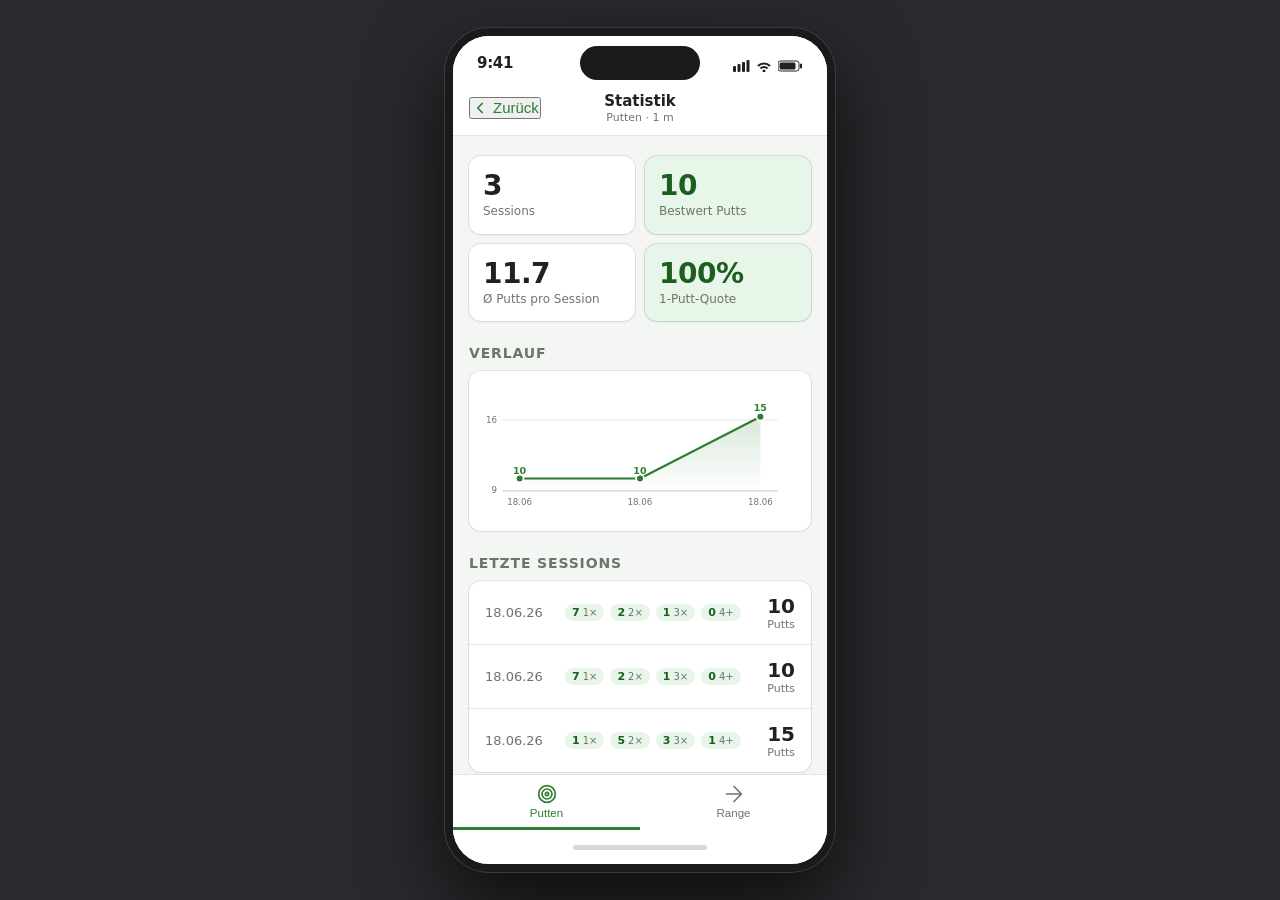
<file: _bmad-output/planning-artifacts/ux-designs/ux-worktracker-golf-training-2026-06-18/.working/mock-statistik.html>
<!DOCTYPE html>
<html lang="de">
<head>
  <meta charset="UTF-8" />
  <meta name="viewport" content="width=device-width, initial-scale=1.0" />
  <title>Statistik · Putten 1m</title>
  <style>
    *, *::before, *::after { box-sizing: border-box; margin: 0; padding: 0; }

    :root {
      --primary:        #2e7d32;
      --primary-dark:   #1b5e20;
      --primary-light:  #e8f5e9;
      --surface:        #f4f6f4;
      --card:           #ffffff;
      --divider:        #e2e6e2;
      --text-primary:   #1c241c;
      --text-muted:     #6b766b;
      --r-sm: 6px;
      --r-md: 12px;
      --r-lg: 16px;
      --r-pill: 999px;
    }

    html, body {
      min-height: 100vh;
      background: #2a2a2e;
      display: flex;
      align-items: center;
      justify-content: center;
      font-family: system-ui, -apple-system, sans-serif;
      -webkit-font-smoothing: antialiased;
    }
    .phone-frame {
      width: 390px;
      height: 844px;
      border-radius: 44px;
      border: 8px solid #1a1a1c;
      box-shadow:
        0 0 0 1px #3a3a3e,
        0 32px 80px rgba(0,0,0,0.7),
        inset 0 0 0 1px #4a4a4e;
      position: relative;
      overflow: hidden;
      background: var(--surface);
    }
    /* Dynamic Island */
    .phone-frame::before {
      content: '';
      position: absolute;
      top: 10px;
      left: 50%;
      transform: translateX(-50%);
      width: 120px;
      height: 34px;
      background: #1a1a1c;
      border-radius: 999px;
      z-index: 100;
    }
    .phone {
      width: 100%;
      height: 100%;
      display: flex;
      flex-direction: column;
      background: var(--surface);
      overflow: hidden;
      color: var(--text-primary);
      font-size: 16px;
    }
    .status-bar {
      height: 44px;
      background: var(--card);
      display: flex;
      align-items: flex-end;
      justify-content: space-between;
      padding: 0 24px 8px;
      flex-shrink: 0;
    }
    .status-bar__time { font-size: 15px; font-weight: 600; letter-spacing: -0.3px; color: var(--text-primary); }
    .status-bar__icons { display: flex; align-items: center; gap: 6px; }
    .status-bar__icons svg { fill: var(--text-primary); }
    .home-indicator {
      height: 34px;
      background: var(--card);
      display: flex;
      align-items: center;
      justify-content: center;
      flex-shrink: 0;
    }
    .home-indicator__bar {
      width: 134px;
      height: 5px;
      background: var(--text-primary);
      border-radius: 999px;
      opacity: 0.18;
    }

    /* ── Sticky Header ── */
    .header {
      flex-shrink: 0;
      height: 56px;
      background: var(--card);
      border-bottom: 1px solid var(--divider);
      display: grid;
      grid-template-columns: 1fr auto 1fr;
      align-items: center;
      padding: 0 16px;
    }
    .header__back {
      display: flex;
      align-items: center;
      gap: 4px;
      color: var(--primary);
      font-size: 15px;
      font-weight: 500;
      cursor: pointer;
      justify-self: start;
    }
    .header__back svg {
      width: 18px;
      height: 18px;
      stroke: var(--primary);
      stroke-width: 2.2;
      fill: none;
      stroke-linecap: round;
      stroke-linejoin: round;
    }
    .header__title {
      font-size: 15px;
      font-weight: 600;
      color: var(--text-primary);
      text-align: center;
      white-space: nowrap;
    }
    .header__title span {
      display: block;
      font-size: 11px;
      font-weight: 400;
      color: var(--text-muted);
      margin-top: 1px;
    }
    .header__right {
      justify-self: end;
    }

    /* ── Scrollable content ── */
    .content {
      flex: 1;
      overflow-y: auto;
      padding: 20px 16px;
      padding-bottom: 20px;
      display: flex;
      flex-direction: column;
      gap: 24px;
    }

    /* ── Stats summary grid ── */
    .stats-grid {
      display: grid;
      grid-template-columns: 1fr 1fr;
      gap: 10px;
    }
    .stat-card {
      background: var(--card);
      border-radius: var(--r-md);
      padding: 16px 14px 14px;
      display: flex;
      flex-direction: column;
      align-items: flex-start;
      gap: 4px;
      box-shadow: 0 1px 3px rgba(0,0,0,.06), 0 0 0 1px var(--divider);
    }
    .stat-card.highlight {
      background: var(--primary-light);
      box-shadow: 0 1px 3px rgba(46,125,50,.12), 0 0 0 1px rgba(46,125,50,.18);
    }
    .stat-card__number {
      font-size: 28px;
      font-weight: 700;
      color: var(--text-primary);
      line-height: 1;
      letter-spacing: -0.5px;
    }
    .stat-card.highlight .stat-card__number {
      color: var(--primary-dark);
    }
    .stat-card__label {
      font-size: 12px;
      color: var(--text-muted);
      font-weight: 400;
      line-height: 1.3;
    }

    /* ── Section heading ── */
    .section-heading {
      font-size: 14px;
      font-weight: 600;
      color: var(--text-muted);
      text-transform: uppercase;
      letter-spacing: 0.06em;
      margin-bottom: 10px;
    }

    /* ── Trend chart ── */
    .chart-section {}
    .chart-card {
      background: var(--card);
      border-radius: var(--r-md);
      padding: 16px;
      box-shadow: 0 1px 3px rgba(0,0,0,.06), 0 0 0 1px var(--divider);
    }
    .chart-wrap {
      position: relative;
      width: 100%;
    }
    .chart-wrap svg {
      display: block;
      width: 100%;
    }

    /* ── History list ── */
    .history-section {}
    .history-card {
      background: var(--card);
      border-radius: var(--r-md);
      box-shadow: 0 1px 3px rgba(0,0,0,.06), 0 0 0 1px var(--divider);
      overflow: hidden;
    }
    .history-row {
      display: grid;
      grid-template-columns: 72px 1fr auto;
      align-items: center;
      gap: 8px;
      padding: 13px 16px;
    }
    .history-row + .history-row {
      border-top: 1px solid var(--divider);
    }
    .history-row__date {
      font-size: 13px;
      color: var(--text-muted);
      font-weight: 500;
    }
    .history-row__dist {
      display: flex;
      flex-wrap: wrap;
      gap: 6px;
    }
    .dist-chip {
      display: inline-flex;
      align-items: center;
      gap: 2px;
      background: var(--primary-light);
      border-radius: var(--r-pill);
      padding: 2px 7px;
      font-size: 11px;
      font-weight: 600;
      color: var(--primary-dark);
    }
    .dist-chip .chip-label {
      font-size: 10px;
      font-weight: 400;
      color: var(--text-muted);
      margin-left: 1px;
    }
    .history-row__total {
      font-size: 20px;
      font-weight: 700;
      color: var(--text-primary);
      text-align: right;
      white-space: nowrap;
    }
    .history-row__total span {
      font-size: 11px;
      font-weight: 400;
      color: var(--text-muted);
      display: block;
      text-align: right;
    }

    /* ── Bottom tab bar ── */
    .tab-bar {
      display: flex;
      flex-shrink: 0;
      background: var(--card);
      border-top: 1px solid var(--divider);
      height: 56px;
    }
    .tab-item {
      flex: 1;
      display: flex;
      flex-direction: column;
      align-items: center;
      justify-content: center;
      gap: 3px;
      background: transparent;
      border: none;
      border-bottom: 3px solid transparent;
      color: var(--text-muted);
      font-size: 0.72rem;
      font-weight: 500;
      cursor: pointer;
      padding: 0;
    }
    .tab-item--active {
      color: var(--primary);
      border-bottom-color: var(--primary);
    }
    .tab-item svg {
      stroke: currentColor;
    }
  </style>
</head>
<body>

<div class="phone-frame">
<div class="phone">
  <!-- iOS Status Bar -->
  <div class="status-bar">
    <span class="status-bar__time">9:41</span>
    <div class="status-bar__icons">
      <svg width="17" height="12" viewBox="0 0 17 12"><rect x="0" y="6" width="3" height="6" rx="1"/><rect x="4.5" y="4" width="3" height="8" rx="1"/><rect x="9" y="2" width="3" height="10" rx="1"/><rect x="13.5" y="0" width="3" height="12" rx="1"/></svg>
      <svg width="16" height="12" viewBox="0 0 16 12"><path d="M8 9.5a1.5 1.5 0 110 3 1.5 1.5 0 010-3zm0-3.5a6 6 0 014.24 1.76l-1.42 1.42A4 4 0 008 8a4 4 0 00-2.83 1.18L3.76 7.76A6 6 0 018 6zm0-3.5a9.5 9.5 0 016.72 2.78l-1.42 1.42A7.5 7.5 0 008 4.5a7.5 7.5 0 00-5.3 2.2L1.28 5.28A9.5 9.5 0 018 2.5z" fill-rule="evenodd"/></svg>
      <svg width="25" height="12" viewBox="0 0 25 12"><rect x="0" y="1" width="21" height="10" rx="2.5" stroke="currentColor" stroke-width="1" fill="none"/><rect x="22" y="3.5" width="2" height="5" rx="1" fill="currentColor"/><rect x="1.5" y="2.5" width="16" height="7" rx="1.5" fill="currentColor"/></svg>
    </div>
  </div>

  <!-- ════════════════════════════════════════
       HEADER
  ════════════════════════════════════════ -->
  <header class="header">
    <button class="header__back">
      <!-- chevron-left -->
      <svg viewBox="0 0 24 24">
        <polyline points="15 18 9 12 15 6"/>
      </svg>
      Zurück
    </button>

    <div class="header__title">
      Statistik
      <span>Putten · 1 m</span>
    </div>

    <div class="header__right"></div>
  </header>

  <!-- ════════════════════════════════════════
       CONTENT
  ════════════════════════════════════════ -->
  <main class="content">

    <!-- ── Stats summary 2×2 ── -->
    <section>
      <div class="stats-grid">

        <div class="stat-card">
          <div class="stat-card__number">3</div>
          <div class="stat-card__label">Sessions</div>
        </div>

        <div class="stat-card highlight">
          <div class="stat-card__number">10</div>
          <div class="stat-card__label">Bestwert Putts</div>
        </div>

        <div class="stat-card">
          <div class="stat-card__number">11.7</div>
          <div class="stat-card__label">Ø Putts pro Session</div>
        </div>

        <div class="stat-card highlight">
          <div class="stat-card__number">100%</div>
          <div class="stat-card__label">1-Putt-Quote</div>
        </div>

      </div>
    </section>

    <!-- ── Trend chart ── -->
    <section class="chart-section">
      <div class="section-heading">Verlauf</div>
      <div class="chart-card">
        <div class="chart-wrap">
          <svg viewBox="0 0 358 148" xmlns="http://www.w3.org/2000/svg">

            <!-- Y-axis labels -->
            <text x="14" y="42" font-size="10" fill="#6b766b" font-family="system-ui" text-anchor="end">16</text>
            <text x="14" y="122" font-size="10" fill="#6b766b" font-family="system-ui" text-anchor="end">9</text>

            <!-- Horizontal grid lines (subtle) -->
            <line x1="20" y1="38" x2="338" y2="38" stroke="#e2e6e2" stroke-width="1"/>
            <line x1="20" y1="120" x2="338" y2="120" stroke="#e2e6e2" stroke-width="1"/>

            <!-- Gradient fill under the line -->
            <defs>
              <linearGradient id="areaGrad" x1="0" y1="0" x2="0" y2="1">
                <stop offset="0%"   stop-color="#2e7d32" stop-opacity="0.18"/>
                <stop offset="100%" stop-color="#2e7d32" stop-opacity="0.0"/>
              </linearGradient>
            </defs>

            <!-- Area fill -->
            <path
              d="M40,105.7 L179,105.7 L318,34.3 L318,120 L179,120 L40,120 Z"
              fill="url(#areaGrad)"
            />

            <!-- Line -->
            <polyline
              points="40,105.7 179,105.7 318,34.3"
              fill="none"
              stroke="#2e7d32"
              stroke-width="2.5"
              stroke-linejoin="round"
              stroke-linecap="round"
            />

            <!-- Data point dots -->
            <circle cx="40"  cy="105.7" r="4.5" fill="#2e7d32" stroke="white" stroke-width="2"/>
            <circle cx="179" cy="105.7" r="4.5" fill="#2e7d32" stroke="white" stroke-width="2"/>
            <circle cx="318" cy="34.3"  r="4.5" fill="#2e7d32" stroke="white" stroke-width="2"/>

            <!-- Value labels above dots -->
            <text x="40"  y="100" font-size="11" font-weight="600" fill="#2e7d32" font-family="system-ui" text-anchor="middle">10</text>
            <text x="179" y="100" font-size="11" font-weight="600" fill="#2e7d32" font-family="system-ui" text-anchor="middle">10</text>
            <text x="318" y="28"  font-size="11" font-weight="600" fill="#2e7d32" font-family="system-ui" text-anchor="middle">15</text>

            <!-- X-axis baseline -->
            <line x1="20" y1="120" x2="338" y2="120" stroke="#cdd1cd" stroke-width="1"/>

            <!-- X-axis date labels -->
            <text x="40"  y="136" font-size="10" fill="#6b766b" font-family="system-ui" text-anchor="middle">18.06</text>
            <text x="179" y="136" font-size="10" fill="#6b766b" font-family="system-ui" text-anchor="middle">18.06</text>
            <text x="318" y="136" font-size="10" fill="#6b766b" font-family="system-ui" text-anchor="middle">18.06</text>

          </svg>
        </div>
      </div>
    </section>

    <!-- ── History list ── -->
    <section class="history-section">
      <div class="section-heading">Letzte Sessions</div>
      <div class="history-card">

        <!-- Row 1 -->
        <div class="history-row">
          <div class="history-row__date">18.06.26</div>
          <div class="history-row__dist">
            <span class="dist-chip">7 <span class="chip-label">1×</span></span>
            <span class="dist-chip">2 <span class="chip-label">2×</span></span>
            <span class="dist-chip">1 <span class="chip-label">3×</span></span>
            <span class="dist-chip">0 <span class="chip-label">4+</span></span>
          </div>
          <div class="history-row__total">10 <span>Putts</span></div>
        </div>

        <!-- Row 2 -->
        <div class="history-row">
          <div class="history-row__date">18.06.26</div>
          <div class="history-row__dist">
            <span class="dist-chip">7 <span class="chip-label">1×</span></span>
            <span class="dist-chip">2 <span class="chip-label">2×</span></span>
            <span class="dist-chip">1 <span class="chip-label">3×</span></span>
            <span class="dist-chip">0 <span class="chip-label">4+</span></span>
          </div>
          <div class="history-row__total">10 <span>Putts</span></div>
        </div>

        <!-- Row 3 -->
        <div class="history-row">
          <div class="history-row__date">18.06.26</div>
          <div class="history-row__dist">
            <span class="dist-chip">1 <span class="chip-label">1×</span></span>
            <span class="dist-chip">5 <span class="chip-label">2×</span></span>
            <span class="dist-chip">3 <span class="chip-label">3×</span></span>
            <span class="dist-chip">1 <span class="chip-label">4+</span></span>
          </div>
          <div class="history-row__total">15 <span>Putts</span></div>
        </div>

      </div>
    </section>

  </main>

  <!-- ════════════════════════════════════════
       BOTTOM TAB BAR
  ════════════════════════════════════════ -->
  <nav class="tab-bar">
    <button class="tab-item tab-item--active">
      <svg width="20" height="20" viewBox="0 0 24 24" fill="none" stroke="currentColor" stroke-width="2" stroke-linecap="round" stroke-linejoin="round"><circle cx="12" cy="12" r="10"/><circle cx="12" cy="12" r="6"/><circle cx="12" cy="12" r="2"/></svg>
      <span>Putten</span>
    </button>
    <button class="tab-item">
      <svg width="20" height="20" viewBox="0 0 24 24" fill="none" stroke="currentColor" stroke-width="2" stroke-linecap="round" stroke-linejoin="round"><path d="M3 12h18M12 3l9 9-9 9"/></svg>
      <span>Range</span>
    </button>
  </nav>

  <div class="home-indicator"><div class="home-indicator__bar"></div></div>
</div>
</div>

</body>
</html>
</file>
